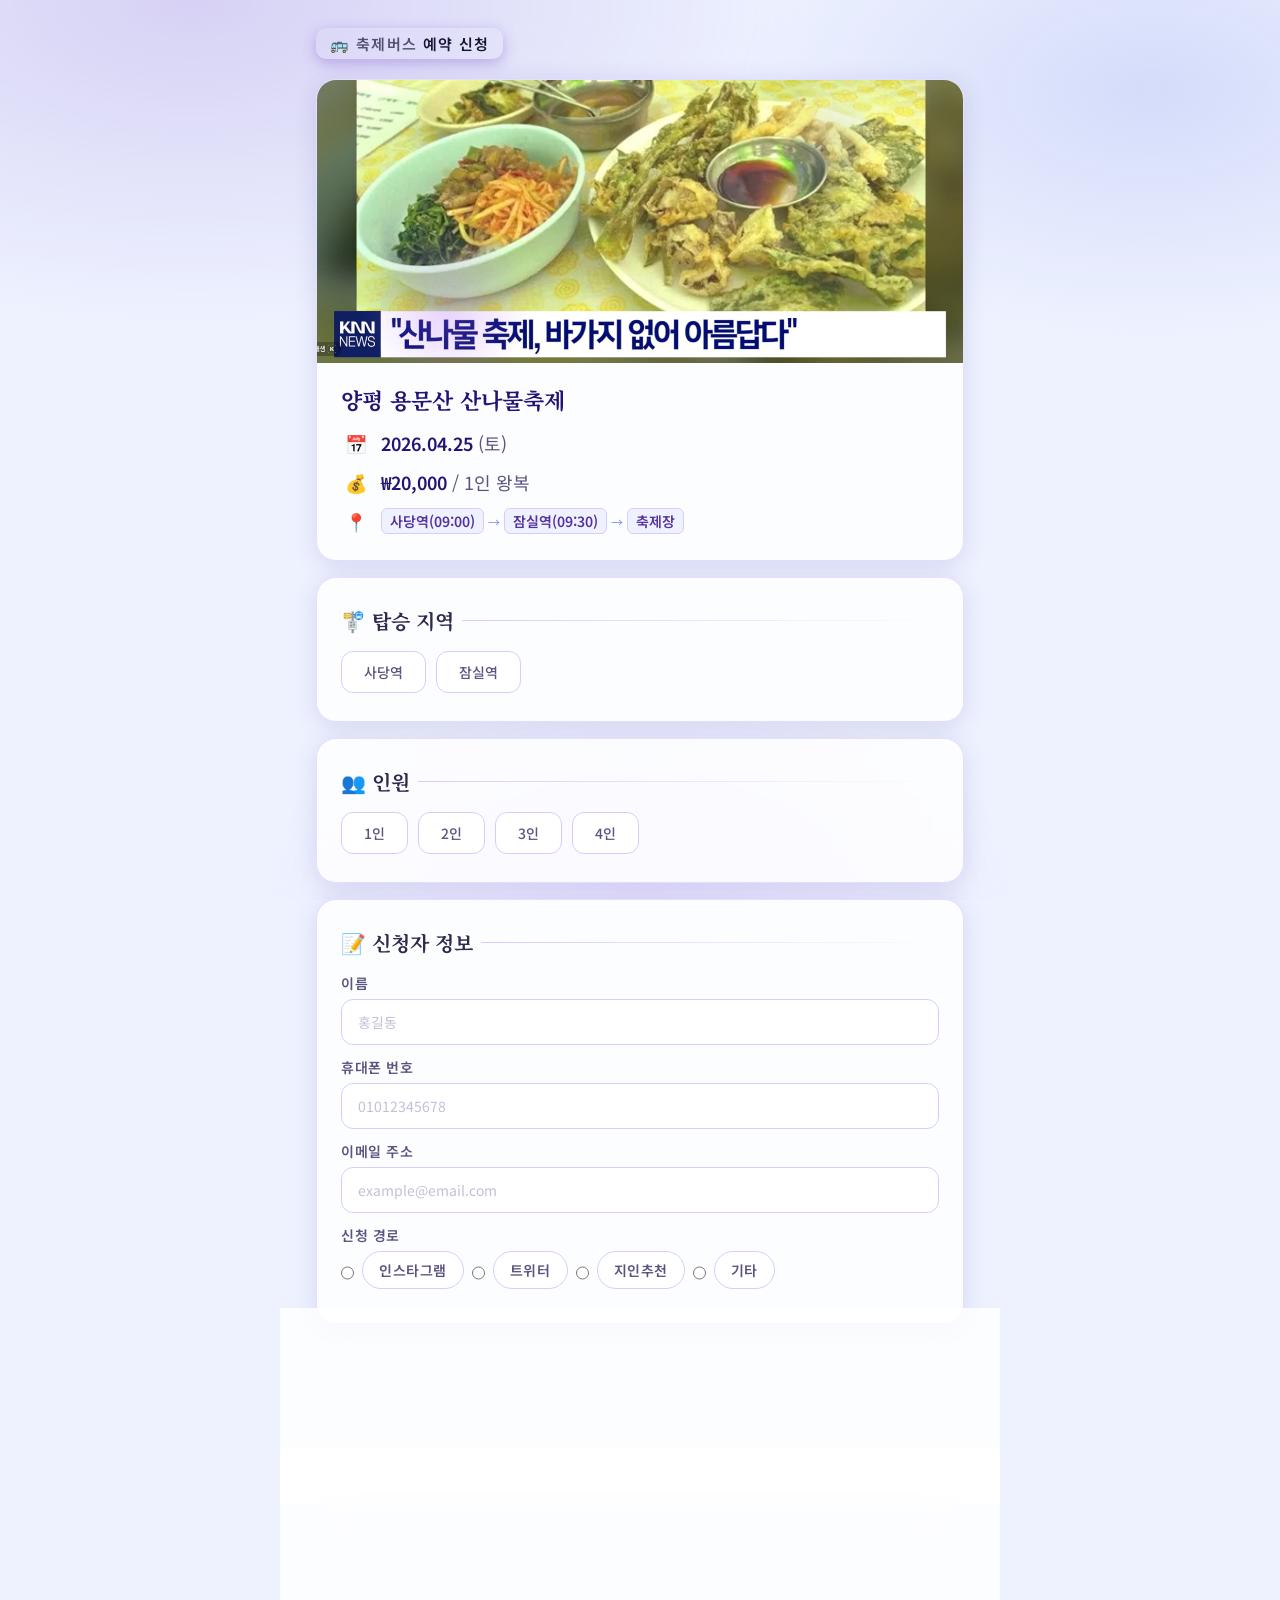
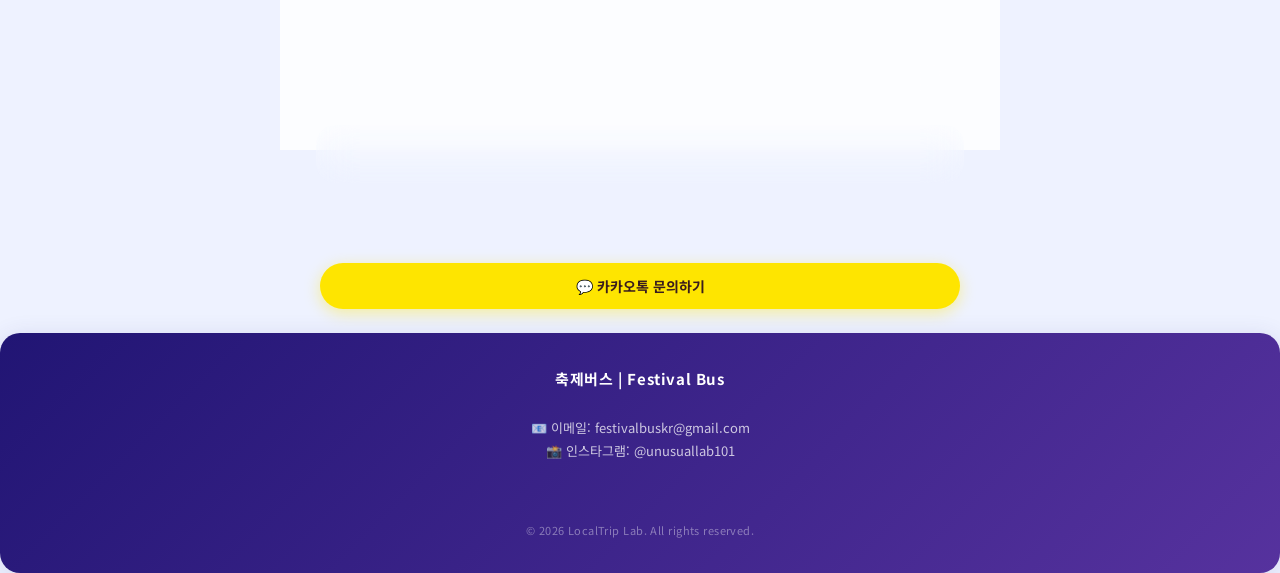
<file: view/reservation01.html>
<!DOCTYPE html>
<html lang="ko">

<head>
    <meta charset="UTF-8">
    <meta name="viewport" content="width=device-width, initial-scale=1.0">
    <title>양평 용문산 산나물축제 — 버스 예약</title>
    <link
        href="https://fonts.googleapis.com/css2?family=Noto+Serif+KR:wght@400;600;700&family=Noto+Sans+KR:wght@300;400;500;600&display=swap"
        rel="stylesheet">
    <style>
        :root {
            --indigo: #211574;
            --violet: #56329e;
            --periwinkle: #7B8FE8;
            --sky: #A8C4F5;
            --mist: #EEF2FF;
            --white: #FFFFFF;
            --ink: #1A1535;
            --slate: #5A5580;
            --border: #D5CCFF;
            --shadow: rgba(59, 47, 143, .14);
            --accent: #b397d4;
        }

        *,
        *::before,
        *::after {
            box-sizing: border-box;
            margin: 0;
            padding: 0;
        }

        html {
            scroll-behavior: smooth;
        }

        body {
            font-family: 'Noto Sans KR', sans-serif;
            background: var(--mist);
            color: var(--ink);
            min-height: 100vh;
            position: relative;
            overflow-x: hidden;
        }

        /* ── 배경 장식 ── */
        body::before {
            content: '';
            position: fixed;
            inset: 0;
            background:
                radial-gradient(ellipse 80% 60% at 15% 0%, rgba(108, 63, 197, .18) 0%, transparent 60%),
                radial-gradient(ellipse 60% 50% at 90% 10%, rgba(123, 143, 232, .22) 0%, transparent 55%),
                radial-gradient(ellipse 50% 40% at 50% 100%, rgba(176, 107, 255, .12) 0%, transparent 60%);
            pointer-events: none;
            z-index: 0;
        }

        /* ── 컨테이너 ── */
        .page {
            position: relative;
            z-index: 1;
            max-width: 680px;
            margin: 0 auto;
            padding: 28px 16px 64px;
        }

        /* ── 헤더 배지 ── */
        .top-badge {
            display: inline-flex;
            align-items: center;
            gap: 6px;
            /* background: linear-gradient(135deg, var(--violet), var(--periwinkle)); */
            color: #1A1535;
            font-size: 15px;
            font-weight: 600;
            letter-spacing: .08em;
            padding: 5px 14px;
            border-radius: 10px;
            margin-bottom: 20px;
            box-shadow: 0 4px 14px rgba(108, 63, 197, .35);
        }

        .top-badge span {
            opacity: .7;
        }

        /* ── 카드 공통 ── */
        .card {
            background: rgba(255, 255, 255, .82);
            backdrop-filter: blur(18px);
            border: 1px solid rgba(213, 204, 255, .6);
            border-radius: 20px;
            padding: 28px 24px;
            margin-bottom: 16px;
            box-shadow: 0 4px 24px var(--shadow);
            opacity: 0;
            transform: translateY(22px);
            transition: opacity .5s ease, transform .5s ease, box-shadow .3s ease;
        }

        .card.visible {
            opacity: 1;
            transform: translateY(0);
        }

        .card:hover {
            box-shadow: 0 8px 36px rgba(108, 63, 197, .18);
        }

        /* ── 이미지 카드 ── */
        .img-card {
            padding: 0;
            overflow: hidden;
            border-radius: 20px;
        }

        .festival-img {
            width: 100%;
            aspect-ratio: 16/7;
            object-fit: cover;
            display: block;
            background: linear-gradient(135deg, #3B2F8F 0%, #6C3FC5 40%, #7B8FE8 100%);
        }

        .img-placeholder {
            width: 100%;
            aspect-ratio: 16/7;
            display: flex;
            flex-direction: column;
            align-items: center;
            justify-content: center;
            background: linear-gradient(135deg, #1b0e74 0%, #6c5697 50%, #A8C4F5 100%);
            color: rgba(255, 255, 255, .6);
            font-size: 13px;
            gap: 10px;
            position: relative;
            overflow: hidden;
        }

        .img-placeholder::before {
            content: '';
            position: absolute;
            inset: 0;
            background:
                radial-gradient(circle 120px at 20% 80%, rgba(176, 107, 255, .3) 0%, transparent 70%),
                radial-gradient(circle 80px at 80% 20%, rgba(168, 196, 245, .3) 0%, transparent 70%);
        }

        .img-placeholder-icon {
            font-size: 42px;
            position: relative;
        }

        .img-placeholder-text {
            position: relative;
            letter-spacing: .05em;
        }

        .img-info {
            padding: 22px 24px 24px;
        }

        .festival-name {
            font-family: 'Noto Serif KR', serif;
            font-size: 22px;
            font-weight: 700;
            color: var(--indigo);
            margin-bottom: 14px;
            line-height: 1.35;
        }

        .festival-meta {
            display: flex;
            flex-direction: column;
            gap: 9px;
        }

        .meta-row {
            display: flex;
            align-items: center;
            gap: 10px;
            font-size: 18px;
            color: var(--slate);
        }

        .meta-icon {
            width: 30px;
            height: 30px;
            border-radius: 8px;
            display: flex;
            align-items: center;
            justify-content: center;
            font-size: 18px;
            flex-shrink: 0;
        }

        .meta-row strong {
            color: var(--indigo);
            font-weight: 600;
        }

        .route-arrow {
            display: inline-flex;
            align-items: center;
            gap: 4px;
            flex-wrap: wrap;
        }

        .route-stop {
            background: var(--mist);
            border: 1px solid var(--border);
            padding: 2px 8px;
            border-radius: 6px;
            font-size: 14px;
            font-weight: 600;
            color: var(--violet);
        }

        .route-arr {
            color: var(--periwinkle);
            font-size: 12px;
        }

        /* ── 섹션 제목 ── */
        .section-title {
            font-family: 'Noto Serif KR', serif;
            font-size: 20px;
            font-weight: 700;
            color: #2e2a4d;
            margin-bottom: 16px;
            display: flex;
            align-items: center;
            gap: 8px;
        }

        .section-title::after {
            content: '';
            flex: 1;
            height: 1px;
            background: linear-gradient(to right, var(--border), transparent);
        }

        .required-badge {
            font-size: 10px;
            font-weight: 600;
            color: var(--white);
            background: linear-gradient(135deg, var(--violet), var(--accent));
            padding: 2px 7px;
            border-radius: 10px;
            letter-spacing: .04em;
        }

        .optional-badge {
            font-size: 10px;
            font-weight: 500;
            color: var(--slate);
            background: var(--mist);
            border: 1px solid var(--border);
            padding: 2px 7px;
            border-radius: 10px;
        }

        /* ── 라디오 그룹 ── */
        .radio-group {
            display: flex;
            gap: 10px;
            flex-wrap: wrap;
        }

        .radio-item {
            display: none;
        }

        .radio-label {
            display: flex;
            align-items: center;
            justify-content: center;
            padding: 10px 22px;
            border-radius: 12px;
            border: 1.5px solid var(--border);
            background: var(--white);
            font-size: 14px;
            font-weight: 500;
            color: var(--slate);
            cursor: pointer;
            transition: all .2s ease;
            user-select: none;
            min-width: 80px;
        }

        .radio-label:hover {
            border-color: var(--violet);
            color: var(--violet);
            background: rgba(108, 63, 197, .05);
        }

        .radio-item:checked+.radio-label {
            border-color: var(--violet);
            background: linear-gradient(135deg, var(--violet), var(--periwinkle));
            color: var(--white);
            box-shadow: 0 4px 14px rgba(108, 63, 197, .3);
            transform: translateY(-1px);
        }

        .count-group .radio-label {
            min-width: 66px;
        }

        /* ── 금액 표시 ── */
        .price-box {
            display: none;
            margin-top: 16px;
            background: linear-gradient(135deg, rgba(59, 47, 143, .06), rgba(123, 143, 232, .08));
            border: 1.5px solid var(--border);
            border-radius: 14px;
            padding: 18px 20px;
            animation: fadeSlide .35s ease forwards;
        }

        .price-box.show {
            display: block;
        }

        /* ── 환불 안내 ── */
.payment-notice {
  margin-top: 14px;
  padding: 14px 16px;
  background: rgba(59,47,143,.05);
  border: 1px dashed var(--border);
  border-radius: 12px;

  font-size: 12px;
  color: var(--slate);
  line-height: 1.5;
}

/* 환불 규정 첫 줄 (굵게) */
.payment-notice br + br {
  display: none;               /* 연속 빈 줄 방지 */
}

/* * 주의 문구 강조 */
.payment-notice {
  /* * 로 시작하는 줄을 CSS만으로 강조하기 어려우므로
     아래처럼 HTML에 <span> 감싸는 것도 추천 */
}
.notice-highlight {
  color: var(--violet);
  font-weight: 600;
}
.notice-title {
  font-weight: 700;
  color: var(--indigo);
  font-size: 13px;
  margin-bottom: 2px;
  display: block;
}

        @keyframes fadeSlide {
            from {
                opacity: 0;
                transform: translateY(10px);
            }

            to {
                opacity: 1;
                transform: translateY(0);
            }
        }

        .price-line {
            font-size: 13px;
            color: var(--slate);
            margin-bottom: 6px;
        }

        .price-amount {
            font-family: 'Noto Serif KR', serif;
            font-size: 28px;
            font-weight: 700;
            color: var(--violet);
            letter-spacing: -.02em;
        }

        .price-amount sub {
            font-size: 14px;
            font-weight: 500;
            color: var(--slate);
            vertical-align: baseline;
            margin-left: 3px;
        }

        .divider {
            height: 1px;
            background: var(--border);
            margin: 14px 0;
        }

        .account-label {
            font-size: 11px;
            font-weight: 600;
            letter-spacing: .06em;
            color: var(--slate);
            text-transform: uppercase;
            margin-bottom: 10px;
        }

        .account-info {
            display: flex;
            align-items: center;
            justify-content: space-between;
            gap: 12px;
            background: var(--white);
            border: 1px solid var(--border);
            border-radius: 10px;
            padding: 12px 14px;
        }

        .account-details {
            display: flex;
            flex-direction: column;
            gap: 3px;
        }

        .account-bank {
            font-size: 12px;
            color: var(--slate);
            font-weight: 500;
        }

        .account-number {
            font-size: 16px;
            font-weight: 700;
            color: var(--indigo);
            letter-spacing: .04em;
        }

        .account-name {
            font-size: 12px;
            color: var(--slate);
        }

        .copy-btn {
            display: flex;
            align-items: center;
            gap: 5px;
            padding: 8px 14px;
            border: none;
            background: linear-gradient(135deg, var(--violet), var(--periwinkle));
            color: var(--white);
            font-size: 12px;
            font-weight: 600;
            border-radius: 8px;
            cursor: pointer;
            transition: all .2s ease;
            white-space: nowrap;
            font-family: 'Noto Sans KR', sans-serif;
        }

        .copy-btn:hover {
            transform: translateY(-1px);
            box-shadow: 0 4px 14px rgba(108, 63, 197, .35);
        }

        .copy-btn.copied {
            background: linear-gradient(135deg, #2E9E6B, #4BC98A);
        }

        /* ── 인풋 ── */
        .input-group {
            display: flex;
            flex-direction: column;
            gap: 12px;
        }

        .input-wrap {
            position: relative;
        }

        .input-wrap label {
            display: block;
            font-size: 14px;
            font-weight: 600;
            color: var(--slate);
            margin-bottom: 6px;
            letter-spacing: .04em;
        }

        .input-field {
            width: 100%;
            padding: 12px 16px;
            border: 1.5px solid var(--border);
            border-radius: 12px;
            font-size: 14px;
            font-family: 'Noto Sans KR', sans-serif;
            color: var(--ink);
            background: var(--white);
            outline: none;
            transition: all .2s ease;
            -webkit-appearance: none;
        }

        .input-field::placeholder {
            color: #C4BFD9;
        }

        .input-field:focus {
            border-color: var(--violet);
            box-shadow: 0 0 0 4px rgba(108, 63, 197, .12);
        }

        .input-field.error {
            border-color: #F06595;
            box-shadow: 0 0 0 4px rgba(240, 101, 149, .1);
        }

        textarea.input-field {
            resize: vertical;
            min-height: 100px;
            max-height: 200px;
            line-height: 1.6;
        }

        .char-count {
            text-align: right;
            font-size: 11px;
            color: var(--slate);
            margin-top: 5px;
        }

        /* ── 체크박스 ── */
        .checkbox-wrap {
            display: flex;
            align-items: flex-start;
            gap: 10px;
            cursor: pointer;
            user-select: none;
        }

        .checkbox-wrap input[type="checkbox"] {
            display: none;
        }

        .custom-check {
            width: 20px;
            height: 20px;
            border: 1.5px solid var(--border);
            border-radius: 6px;
            background: var(--white);
            display: flex;
            align-items: center;
            justify-content: center;
            flex-shrink: 0;
            transition: all .2s ease;
            margin-top: 1px;
        }

        .checkbox-wrap input:checked~.custom-check {
            background: linear-gradient(135deg, var(--violet), var(--periwinkle));
            border-color: transparent;
        }

        .custom-check svg {
            opacity: 0;
            transition: opacity .2s;
        }

        .checkbox-wrap input:checked~.custom-check svg {
            opacity: 1;
        }

        .check-text {
            font-size: 13px;
            color: var(--slate);
            line-height: 1.55;
        }

        .check-text strong {
            color: var(--violet);
            font-weight: 600;
        }

        /* ── 에러 메시지 ── */
        .error-msg {
            font-size: 11px;
            color: #E05C85;
            margin-top: 5px;
            display: none;
        }

        .error-msg.show {
            display: block;
        }

        /* ── 제출 버튼 ── */
        .submit-wrap {
            margin-top: 8px;
            text-align: center;
        }

        .submit-btn {
            width: 65%;
            padding: 17px;
            border: none;
            border-radius: 30px;
            background: linear-gradient(135deg, var(--indigo) 0%, var(--violet) 50%, var(--periwinkle) 100%);
            color: var(--white);
            font-size: 16px;
            font-weight: 700;
            font-family: 'Noto Sans KR', sans-serif;
            letter-spacing: .06em;
            cursor: pointer;
            position: relative;
            overflow: hidden;
            box-shadow: 0 8px 28px rgba(59, 47, 143, .35);
            transition: transform .2s ease, box-shadow .2s ease;
        }

        .submit-btn::before {
            content: '';
            position: absolute;
            inset: 0;
            background: linear-gradient(135deg, rgba(255, 255, 255, .15), transparent);
            opacity: 0;
            transition: opacity .2s;
        }

        .submit-btn:hover {
            transform: translateY(-2px);
            box-shadow: 0 12px 36px rgba(59, 47, 143, .42);
        }

        .submit-btn:hover::before {
            opacity: 1;
        }

        .submit-btn:active {
            transform: translateY(0);
        }

        /* ── 성공 모달 ── */
        .modal-overlay {
            position: fixed;
            inset: 0;
            background: rgba(20, 15, 50, .65);
            backdrop-filter: blur(8px);
            z-index: 100;
            display: flex;
            align-items: center;
            justify-content: center;
            padding: 20px;
            opacity: 0;
            pointer-events: none;
            transition: opacity .3s ease;
        }

        .modal-overlay.show {
            opacity: 1;
            pointer-events: all;
        }

        .modal-box {
            background: var(--white);
            border-radius: 24px;
            padding: 36px 28px;
            max-width: 360px;
            width: 100%;
            text-align: center;
            box-shadow: 0 24px 64px rgba(59, 47, 143, .3);
            transform: scale(.9) translateY(20px);
            transition: transform .35s cubic-bezier(.34, 1.56, .64, 1);
        }

        .modal-overlay.show .modal-box {
            transform: scale(1) translateY(0);
        }

        .modal-icon {
            width: 68px;
            height: 68px;
            margin: 0 auto 16px;
            border-radius: 50%;
            background: linear-gradient(135deg, var(--violet), var(--periwinkle));
            display: flex;
            align-items: center;
            justify-content: center;
            font-size: 30px;
            box-shadow: 0 8px 24px rgba(108, 63, 197, .35);
        }

        .modal-title {
            font-family: 'Noto Serif KR', serif;
            font-size: 20px;
            font-weight: 700;
            color: var(--indigo);
            margin-bottom: 8px;
        }

        .modal-desc {
            font-size: 13px;
            color: var(--slate);
            line-height: 1.65;
        }

        .modal-close {
            margin-top: 22px;
            width: 100%;
            padding: 13px;
            border: none;
            border-radius: 12px;
            background: linear-gradient(135deg, var(--violet), var(--periwinkle));
            color: var(--white);
            font-size: 14px;
            font-weight: 600;
            font-family: 'Noto Sans KR', sans-serif;
            cursor: pointer;
            box-shadow: 0 4px 14px rgba(108, 63, 197, .3);
        }

        /* ── 반응형 ── */
        @media (max-width: 480px) {
            .page {
                padding: 16px 12px 56px;
            }

            .festival-name {
                font-size: 30px;
            }

            .price-amount {
                font-size: 24px;
            }

            .radio-group {
                gap: 8px;
            }

            .radio-label {
                padding: 9px 16px;
                font-size: 13px;
            }
        }

        .main-image {
            width: 100%;
            height: auto;
            margin-top: 50px;
        }

        /* 예약완료화면 */
        /* ── 예약 완료 화면 ── */
        .complete-wrap {
            max-width: 680px;
            width:90%;
    margin: 0 auto;
        }
.complete-header {
  text-align: center;
  padding: 36px 24px;
}
.complete-check {
  font-size: 52px;
  margin-bottom: 12px;
  /* 등장 시 통통 튀는 애니메이션 */
  animation: bounceIn .6s cubic-bezier(.34,1.56,.64,1) forwards;
}
@keyframes bounceIn {
  from { transform: scale(0); opacity: 0; }
  to   { transform: scale(1); opacity: 1; }
}
.complete-title {
  font-family: 'Noto Serif KR', serif;
  font-size: 22px;
  font-weight: 700;
  color: var(--indigo);
  margin-bottom: 10px;
}
.complete-num {
  display: inline-block;
  font-size: 15px;
  font-weight: 600;
  color: var(--violet);
  background: var(--mist);
  border: 1.5px solid var(--border);
  padding: 5px 16px;
  border-radius: 20px;
  letter-spacing: .08em;
}

/* ── 예약 내역 요약 ── */
.summary-list { display: flex; flex-direction: column; gap: 0; }
.summary-row {
  display: flex;
  justify-content: space-between;
  align-items: center;
  padding: 11px 0;
  border-bottom: 1px solid var(--mist);
  font-size: 16px;
}
.summary-row:last-child { border-bottom: none; }
.summary-label { color: var(--slate); }
.summary-value { font-weight: 600; color: var(--indigo); }
/* 최종 금액 강조 */
.summary-row.highlight .summary-label { font-weight: 600; color: var(--ink); }
.summary-row.highlight .summary-value {
  font-family: 'Noto Serif KR', serif;
  font-size: 20px;
  color: var(--violet);
}
.complete-notice {
  font-size: 15px;
  color: var(--slate);
  margin-bottom: 14px;
  padding: 10px 14px;
  background: rgba(108,63,197,.06);
  border-radius: 10px;
  border-left: 3px solid var(--violet);
}

/* ── 카카오톡 버튼 ── */
.kakao-wrap {
    width:100%;
    text-align: center;
}
.button {
  display: inline-flex;
  align-items: center;
  justify-content: center;
  gap: 7px;
  font-family: 'Noto Sans KR', sans-serif;
  font-size: 14px;
  font-weight: 700;
  text-decoration: none;
  border-radius: 50px;
  padding: 13px 28px;
  transition: transform .2s ease, box-shadow .2s ease;
  cursor: pointer;
}
.button-secondary {
  background: #FEE500;             /* 카카오 공식 컬러 */
  color: #3A1D1D;
  box-shadow: 0 4px 16px rgba(254,229,0,.4);
  width: 50%;                     /* 폼 카드 너비에 맞게 풀 너비 */
  margin-bottom: 16px;

}
.button-secondary:hover {
  transform: translateY(-2px);
  box-shadow: 0 8px 24px rgba(254,229,0,.5);
}
.button-secondary:active {
  transform: translateY(0);
}

/* ── Footer ── */
.footer {
  background: linear-gradient(135deg, var(--indigo), var(--violet));
  color: rgba(255,255,255,.75);
  font-size: 13px;
  line-height: 1.8;
  text-align: center;
  padding: 32px 24px;
  border-radius: 20px;
  margin-top: 8px;
  box-shadow: 0 4px 24px var(--shadow);
}
.footer strong {
  font-size: 15px;
  letter-spacing: .04em;
}
.footer a {
  color: rgba(255,255,255,.6);
  text-decoration: underline;
  text-underline-offset: 3px;
  transition: color .2s;
}
.footer a:hover {
  color: var(--white);
}
.footer small {
  display: block;
  margin-top: 12px;
  font-size: 11px;
  color: rgba(255,255,255,.4);
  letter-spacing: .04em;
}

/* ── 신청 경로 라디오 ── */
.apply-from-wrap {
  display: flex;
  flex-wrap: wrap;       /* 좁은 화면에서 자동 줄바꿈 */
  flex-direction: row;   /* 가로 나열 */
  gap: 8px;
  margin-top: 2px;
}

.apply-from-label {
  display: inline-flex;
  align-items: center;
  justify-content: center;
  padding: 8px 16px;
  border-radius: 20px;
  border: 1.5px solid var(--border);
  background: var(--white);
  font-size: 13px;
  font-weight: 500;
  color: var(--slate);
  cursor: pointer;
  transition: all .2s ease;
  user-select: none;
  white-space: nowrap;   /* 라벨 텍스트 줄바꿈 방지 */
}
.apply-from-label:hover {
  border-color: var(--violet);
  color: var(--violet);
  background: rgba(108,63,197,.05);
}
.apply-from:checked + .apply-from-label {
  border-color: var(--violet);
  background: linear-gradient(135deg, var(--violet), var(--periwinkle));
  color: var(--white);
  box-shadow: 0 3px 10px rgba(108,63,197,.25);
}

/* 기타 직접입력 박스 */
.apply-from-etc {
  margin-top: 10px;
  animation: fadeSlide .25s ease forwards;
}

    </style>
</head>

<body>
<div id="formArea">
    <div class="page">

        <!-- 배지 -->
        <div class="top-badge">🚌 <span>축제버스</span> 예약 신청</div>

        <!-- 축제 정보 카드 -->
        <div class="card img-card">
            <div class="img-placeholder">
                <img src="./image/산나물뉴스.png" class="main-image">
                <div class="img-placeholder-icon">🌿</div>
                <div class="img-placeholder-text">축제 이미지</div>
            </div>
            <div class="img-info">
                <div class="festival-name">양평 용문산 산나물축제</div>
                <div class="festival-meta">
                    <div class="meta-row">
                        <div class="meta-icon">📅</div>
                        <div><strong>2026.04.25</strong> (토)</div>
                    </div>
                    <div class="meta-row">
                        <div class="meta-icon">💰</div>
                        <div><strong>₩20,000</strong> / 1인 왕복</div>
                    </div>
                    <div class="meta-row">
                        <div class="meta-icon">📍</div>
                        <div class="route-arrow">
                            <span class="route-stop">사당역(09:00)</span>
                            <span class="route-arr">→</span>
                            <span class="route-stop">잠실역(09:30)</span>
                            <span class="route-arr">→</span>
                            <span class="route-stop">축제장</span>
                        </div>
                    </div>
                </div>
            </div>
        </div>

        <!-- 탑승 지역 -->
        <div class="card">
            <div class="section-title">
                🚏 탑승 지역
                <!-- <span class="required-badge">필수</span> -->
            </div>
            <div class="radio-group" id="boardGroup">
                <input type="radio" name="board" id="b1" value="사당역" class="radio-item">
                <label for="b1" class="radio-label">사당역</label>
                <input type="radio" name="board" id="b2" value="잠실역" class="radio-item">
                <label for="b2" class="radio-label">잠실역</label>
            </div>
            <div class="error-msg" id="boardErr">탑승 지역을 선택해주세요.</div>
        </div>

        <!-- 인원 선택 -->
        <div class="card">
            <div class="section-title">
                👥 인원
                <!-- <span class="required-badge">필수</span> -->
            </div>
            <div class="radio-group count-group" id="countGroup">
                <input type="radio" name="count" id="c1" value="1" class="radio-item">
                <label for="c1" class="radio-label">1인</label>
                <input type="radio" name="count" id="c2" value="2" class="radio-item">
                <label for="c2" class="radio-label">2인</label>
                <input type="radio" name="count" id="c3" value="3" class="radio-item">
                <label for="c3" class="radio-label">3인</label>
                <input type="radio" name="count" id="c4" value="4" class="radio-item">
                <label for="c4" class="radio-label">4인</label>
            </div>
            <div class="error-msg" id="countErr">인원을 선택해주세요.</div>

            <!-- 금액 박스 -->
            <div class="price-box" id="priceBox">
                <div class="price-line" id="priceLine">1인 × 20,000원</div>
                <div class="price-amount" id="priceAmt">₩20,000 <sub>총 결제금액</sub></div>
                <div class="divider"></div>
                <div class="account-label">계좌이체 안내</div>
                <div class="account-info">
                    <div class="account-details">
                        <div class="account-bank">카카오뱅크</div>
        <div class="account-number" id="accountNum">7942-22-23019</div>
        <div class="account-name">예금주 : 이주연</div>
                    </div>
                    <button class="copy-btn" id="copyBtn" onclick="copyAccount('accountNum', this)">
                        📋 복사
                    </button>
                </div>

                <!-- 환불 안내 -->
            <div class="payment-notice">
  <span class="notice-title">💳 입금 안내</span>
  참가비는 입금 완료 후 확정되며, 환불 규정은 행사 안내에 따릅니다.
  <span class="notice-title" style="margin-top:8px;">📋 환불 규정</span>
  ✅ 100% 환불 : ~4/11 (토) 까지<br>
  🔶 50% 환불 : 04/12 (일) ~ 04/18 (토)<br/>
  <p>❌ 환불 불가 : 04/19 (일) ~ 04/25 (토)<br/></p>
  <span class="notice-highlight"><br>* 노쇼(No-show) 시에도 환불이 불가합니다.</span>
  <span class="notice-highlight"><br>* 04/18 (토요일) 까지 30명 미만 모일 시 취소 및 100% 환불</span>
</div>
            </div>

            
        </div>

        <!-- 신청자 정보 -->
        <div class="card">
            <div class="section-title">
                📝 신청자 정보
                <!-- <span class="required-badge">필수</span> -->
            </div>
            <div class="input-group">
                <div class="input-wrap">
                    <label for="nameField">이름</label>
                    <input type="text" id="nameField" class="input-field" placeholder="홍길동">
                    <div class="error-msg" id="nameErr">이름을 입력해주세요.</div>
                </div>
                <div class="input-wrap">
                    <label for="phoneField">휴대폰 번호</label>
                    <input type="tel" id="phoneField" class="input-field" placeholder="01012345678" maxlength="11"
                        inputmode="numeric">
                    <div class="error-msg" id="phoneErr">올바른 휴대폰 번호를 입력해주세요.</div>
                </div>
                <div class="input-wrap">
                    <label for="emailField">이메일 주소</label>
                    <input type="email" id="emailField" class="input-field" placeholder="example@email.com">
                    <div class="error-msg" id="emailErr">올바른 이메일 주소를 입력해주세요.</div>
                </div>
                <div class="input-wrap">
                    <label>신청 경로</label>
                    <div class="apply-from-wrap">
                        <input type="radio" name="applyFrom" id="ap1" value="인스타그램" class="apply-from">
                        <label for="ap1" class="apply-from-label">인스타그램</label>

                        <input type="radio" name="applyFrom" id="ap2" value="트위터" class="apply-from">
                        <label for="ap2" class="apply-from-label">트위터</label>

                        <input type="radio" name="applyFrom" id="ap3" value="지인추천" class="apply-from">
                        <label for="ap3" class="apply-from-label">지인추천</label>

                        <input type="radio" name="applyFrom" id="ap4" value="기타" class="apply-from">
                        <label for="ap4" class="apply-from-label">기타</label>
                    </div>

                    <!-- 기타 선택시 노출 -->
                    <input type="text" id="applyFromEtc" class="input-field apply-from-etc"
                        placeholder="직접 입력해주세요" maxlength="50" style="display:none;">
                </div>
            </div>
        </div>

        <!-- 메일링 동의 -->
        <div class="card">
            <div class="section-title">
                💌 축제 뉴스레터
                <!-- <span class="optional-badge">선택</span> -->
            </div>
            <label class="checkbox-wrap">
                <input type="checkbox" id="mailingCheck">
                <div class="custom-check">
                    <svg width="11" height="9" viewBox="0 0 11 9" fill="none">
                        <path d="M1 4L4 7.5L10 1" stroke="white" stroke-width="2" stroke-linecap="round"
                            stroke-linejoin="round" />
                    </svg>
                </div>
                <div class="check-text">
                    <strong>전국 축제정보 뉴스레터</strong>를 이메일로 받아보겠습니다.<br>
                </div>
            </label>
        </div>

        <!-- 추가 메모 -->
        <div class="card">
            <div class="section-title">
                💬 추가 메모
                <!-- <span class="optional-badge">선택</span> -->
            </div>
            <div class="input-wrap">
                <textarea id="memoField" class="input-field" placeholder="탑승 관련 문의나 전달 사항을 자유롭게 입력해주세요."
                    maxlength="200"></textarea>
                <div class="char-count"><span id="charCount">0</span> / 200</div>
            </div>
        </div>

        <!-- 신청 버튼 -->
        <div class="submit-wrap card" style="background: transparent; border: none; box-shadow: none; padding: 0;">
            <button class="submit-btn" onclick="submitForm()">신청하기 →</button>
        </div>

    </div>

    <!-- 성공 모달 -->
    <div class="modal-overlay" id="successModal">
        <div class="modal-box">
            <div class="modal-icon">✅</div>
            <div class="modal-title">예약 신청 완료!</div>
            <div class="modal-desc">
                <strong id="modalName"></strong>님의 신청이 접수되었습니다.<br><br>
                입금 확인 후 최종 확정 안내를 보내드립니다.<br>
                계좌이체를 완료해주세요 🙏
            </div>
            <button class="modal-close" onclick="closeModal()">확인</button>
        </div>
    </div>
</div>



<!-- 예약완료 화면 -->
<div id="completeScreen" style="display:none;" class="complete-wrap">

  <div class="complete-header card">
    <div class="complete-check">✅</div>
    <div class="complete-title">예약 신청 완료</div>
    <div class="complete-num" id="displayBookingNum">예약번호 로딩중...</div>
  </div>

  <div class="card">
    <div class="section-title">📋 예약 내역</div>
    <div class="summary-list">
      <div class="summary-row">
        <span class="summary-label">탑승 지역</span>
        <span class="summary-value" id="displayBoard">-</span>
      </div>
      <div class="summary-row">
        <span class="summary-label">인원</span>
        <span class="summary-value" id="displayCount">-</span>
      </div>
      <div class="summary-row highlight">
        <span class="summary-label">최종 결제금액</span>
        <span class="summary-value" id="displayAmount">-</span>
      </div>
    </div>
  </div>

  <div class="card">
    <div class="section-title">💳 입금 안내</div>
    <div class="complete-notice">아래 계좌로 입금 완료 후 예약이 확정됩니다.</div>
    <!-- 기존 account-info 구조 그대로 재사용 -->
    <div class="account-info">
      <div class="account-details">
        <div class="account-bank">카카오뱅크</div>
        <div class="account-number" id="accountNum2">7942-22-23019</div>
        <div class="account-name">예금주 : 이주연</div>
      </div>
      <button class="copy-btn" id="copyBtn2" onclick="copyAccount('accountNum2', this)">📋 복사</button>
    </div>
    <!-- 환불 안내 -->
    <div class="payment-notice">
        <span class="notice-title">💳 입금 안내</span>
        참가비는 입금 완료 후 확정되며, 환불 규정은 행사 안내에 따릅니다.
        <span class="notice-title" style="margin-top:8px;">📋 환불 규정</span>
        ✅ 100% 환불 : ~4/11 (토) 까지<br>
        🔶 50% 환불 : 04/12 (일) ~ 04/18 (토)<br/>
        <p>❌ 환불 불가 : 04/19 (일) ~ 04/25 (토)<br/></p>
        <span class="notice-highlight"><br>* 노쇼(No-show) 시에도 환불이 불가합니다.</span>
        <span class="notice-highlight"><br>* 04/18 (토요일) 까지 30명 미만 모일 시 취소 및 100% 환불</span>
    </div>
    
  </div>

</div>

<!-- 카카오톡 문의 고정 버튼 (모든 화면 공통) -->
 <div class="kakao-wrap">
<a href="https://open.kakao.com/o/gLqMQGSh" class="button button-secondary">💬 카카오톡 문의하기</a>
</div>
<!-- Footer -->
        <div class="footer">
            <strong style="color: white;">축제버스 | Festival Bus</strong><br><br>
            📧 이메일: festivalbuskr@gmail.com<br>
            📸 인스타그램: @unusuallab101<br><br>
            <br>
            <small>© 2026 LocalTrip Lab. All rights reserved.</small>
        </div>




    <script>
        /* ── 카드 등장 애니메이션 ── */
        const observer = new IntersectionObserver((entries) => {
            entries.forEach(e => { if (e.isIntersecting) e.target.classList.add('visible'); });
        }, { threshold: 0.08 });
        document.querySelectorAll('.card').forEach(c => observer.observe(c));

        /* ── 인원 선택 → 금액 계산 ── */
        const priceBox = document.getElementById('priceBox');
        const priceLine = document.getElementById('priceLine');
        const priceAmt = document.getElementById('priceAmt');
        const UNIT = 20000;

        document.querySelectorAll('input[name="count"]').forEach(r => {
            r.addEventListener('change', () => {
                const n = parseInt(r.value);
                priceBox.classList.remove('show');
                void priceBox.offsetWidth; // reflow for re-animation
                priceBox.classList.add('show');
                priceLine.textContent = `${n}인 × ${UNIT.toLocaleString()}원`;
                priceAmt.innerHTML = `₩${(n * UNIT).toLocaleString()} <sub>총 결제금액</sub>`;
                document.getElementById('countErr').classList.remove('show');
            });
        });

        /* ── 계좌번호 복사 ── */
        // numId  : 계좌번호 텍스트 요소의 ID
// btnEl  : 클릭된 버튼 요소 (this 로 전달)
function copyAccount(numId, btnEl) {
  const numText = document.getElementById(numId);
  console.log(numText);
  // 요소를 못 찾으면 조용히 종료 (TypeError 방지)
  if (!numText) return;

  const num = numText.textContent.replace(/-/g, '');

  const finish = () => {
    btnEl.textContent = '✅ 복사됨';
    btnEl.classList.add('copied');
    setTimeout(() => {
      btnEl.textContent = '📋 복사';
      btnEl.classList.remove('copied');
    }, 2000);
  };

  // clipboard API 우선, 실패 시 execCommand fallback
  if (navigator.clipboard && window.isSecureContext) {
    navigator.clipboard.writeText(num).then(finish).catch(() => fallbackCopy(num, finish));
  } else {
    fallbackCopy(num, finish);
  }
}

// clipboard API 미지원 환경 대응
function fallbackCopy(text, callback) {
  const t = document.createElement('textarea');
  t.value = text;
  t.style.cssText = 'position:fixed;opacity:0';
  document.body.appendChild(t);
  t.select();
  document.execCommand('copy');
  document.body.removeChild(t);
  callback();
}

        /* ── 전화번호: 숫자만 ── */
        document.getElementById('phoneField').addEventListener('input', function () {
            this.value = this.value.replace(/\D/g, '');
        });

        /* ── 글자수 카운트 ── */
        document.getElementById('memoField').addEventListener('input', function () {
            document.getElementById('charCount').textContent = this.value.length;
        });

        // 신청경로 라디오 변경 감지 → 기타 선택시 input 표시
        document.querySelectorAll('input[name="applyFrom"]').forEach(r => {
            r.addEventListener('change', () => {
                const etc = document.getElementById('applyFromEtc');
                if (r.value === '기타') {
                    etc.style.display = 'block';
                    etc.focus();
                } else {
                    etc.style.display = 'none';
                    etc.value = '';
                }
            });
        });

        /* ── 유효성 검사 ── */
        function showErr(id, show) {
            const el = document.getElementById(id);
            el.classList.toggle('show', show);
            return show;
        }

        function validateField(inputId, errId, checkFn) {
            const el = document.getElementById(inputId);
            const invalid = !checkFn(el.value.trim());
            el.classList.toggle('error', invalid);
            return showErr(errId, invalid);
        }

        /* ── 실시간 에러 해제 ── */
        ['nameField', 'phoneField', 'emailField'].forEach(id => {
            document.getElementById(id).addEventListener('input', function () {
                this.classList.remove('error');
                const errMap = { nameField: 'nameErr', phoneField: 'phoneErr', emailField: 'emailErr' };
                document.getElementById(errMap[id]).classList.remove('show');
            });
        });
        document.querySelectorAll('input[name="board"]').forEach(r =>
            r.addEventListener('change', () => document.getElementById('boardErr').classList.remove('show'))
        );

        /* ── 폼 제출 ── */
        async function submitForm() {
  
            // ❶ 유효성 검사 (기존 코드 그대로 유지)
            let hasErr = false;
            const board = document.querySelector('input[name="board"]:checked');
            if (!board) { showErr('boardErr', true); hasErr = true; }
            const count = document.querySelector('input[name="count"]:checked');
            if (!count) { showErr('countErr', true); hasErr = true; }
            if (validateField('nameField','nameErr', v => v.length >= 2)) hasErr = true;
            if (validateField('phoneField','phoneErr', v => /^01[0-9]{8,9}$/.test(v))) hasErr = true;
            if (validateField('emailField','emailErr', v => /^[^\s@]+@[^\s@]+\.[^\s@]+$/.test(v))) hasErr = true;
            if (hasErr) {
                const firstErr = document.querySelector('.error, .error-msg.show');
                if (firstErr) firstErr.scrollIntoView({ behavior: 'smooth', block: 'center' });
                return;
            }

            // ❷ Apps Script 배포 후 받은 URL을 여기에 붙여넣기
            const APPS_SCRIPT_URL = 'https://script.google.com/macros/s/AKfycbwTIaDEtofP6aXxAssNgNi4cvE_uHw1EHUQSeqTpYmKE-ZHxetQiC6ZxmDxf_vxepfhWA/exec';

            // 신청경로
            const applyFromVal = document.querySelector('input[name="applyFrom"]:checked')?.value || '-';
            const applyFromEtc = document.getElementById('applyFromEtc').value.trim();

            // ❸ 전송할 데이터 객체 구성
            const data = {
                board:   board.value,
                count:   count.value,
                amount:  parseInt(count.value) * UNIT,
                name:    document.getElementById('nameField').value.trim(),
                phone:   document.getElementById('phoneField').value.trim(),
                email:   document.getElementById('emailField').value.trim(),
                applyFrom: applyFromVal === '기타'
                    ? `기타(${applyFromEtc || '-'})`
                    : applyFromVal,
                mailing: document.getElementById('mailingCheck').checked,
                memo:    document.getElementById('memoField').value.trim(),
                bookingNum: generateBookingNumber(), // 예약번호 생성 후 포함
            };

            // 전송 전에 전역 변수에 저장해두기 (closeModal에서 꺼내 씀)
window._bookingData = data;

            // ❹ 버튼 비활성화 + 로딩 텍스트 표시 (중복 제출 방지)
            const btn = document.querySelector('.submit-btn');
            btn.disabled = true;
            btn.textContent = '전송 중...';

            try {
                // ❺ Apps Script로 POST 요청 전송
                // mode: 'no-cors' → 구글 서버의 CORS 정책 우회 (필수 옵션)
                await fetch(APPS_SCRIPT_URL, {
                method: 'POST',
                mode: 'no-cors', // 구글 Apps Script는 이 옵션 없으면 브라우저가 차단
                headers: { 'Content-Type': 'application/json' },
                body: JSON.stringify(data)
                });

                // ❻ 성공 → 모달 표시
                document.getElementById('modalName').textContent = data.name;
                document.getElementById('successModal').classList.add('show');

            } catch (error) {
                // ❼ 실패 → 에러 알림
                alert('전송 중 오류가 발생했습니다. 잠시 후 다시 시도해주세요.');
                console.error('전송 오류:', error);

            } finally {
                // ❽ 성공/실패 관계없이 버튼 원상복구
                btn.disabled = false;
                btn.textContent = '신청하기 →';
            }
        }


        function closeModal() {
            document.getElementById('successModal').classList.remove('show');
        }

        // ── 예약번호 생성 ──
// 형식: yymmdd + 2 + 3자리 (예: 2604252001)
// Apps Script에서 행 번호 기반으로 생성하고 data에 포함시켜 전송
function generateBookingNumber(rowCount) {
  const now = new Date();
  const yy  = String(now.getFullYear()).slice(2);           // 26
  const mm  = String(now.getMonth() + 1).padStart(2, '0'); // 04
  const dd  = String(now.getDate()).padStart(2, '0');       // 25
  // rowCount는 Apps Script에서 받아오기 어려우므로(no-cors)
  // 타임스탬프 끝 3자리로 대체 → 소규모 이벤트에서 충돌 가능성 매우 낮음
  const seq = String(Date.now()).slice(-3);
  return `${yy}${mm}${dd}2${seq}`;
}

// ── 모달 닫기: 폼 숨기고 완료 화면 표시 ──
// 기존 closeModal() 함수 전체를 아래로 교체
function closeModal() {
  document.getElementById('successModal').classList.remove('show');

  // 폼 영역 숨기기
  document.getElementById('formArea').style.display = 'none';

  // 완료 화면 채우기
  document.getElementById('displayBoard').textContent  = window._bookingData.board;
  document.getElementById('displayCount').textContent  = window._bookingData.count + '인';
  document.getElementById('displayAmount').textContent = '₩' + window._bookingData.amount.toLocaleString();
  document.getElementById('displayBookingNum').textContent = '예약번호 ' + window._bookingData.bookingNum;

  // 완료 화면 표시 + 카드 등장 애니메이션 적용
  const screen = document.getElementById('completeScreen');
  screen.style.display = 'block';
  screen.querySelectorAll('.card').forEach(c => {
    observer.observe(c); // 기존 IntersectionObserver 재활용
  });

  // 상단으로 스크롤
  window.scrollTo({ top: 0, behavior: 'smooth' });
}
        
    </script>
</body>

</html>
</file>
